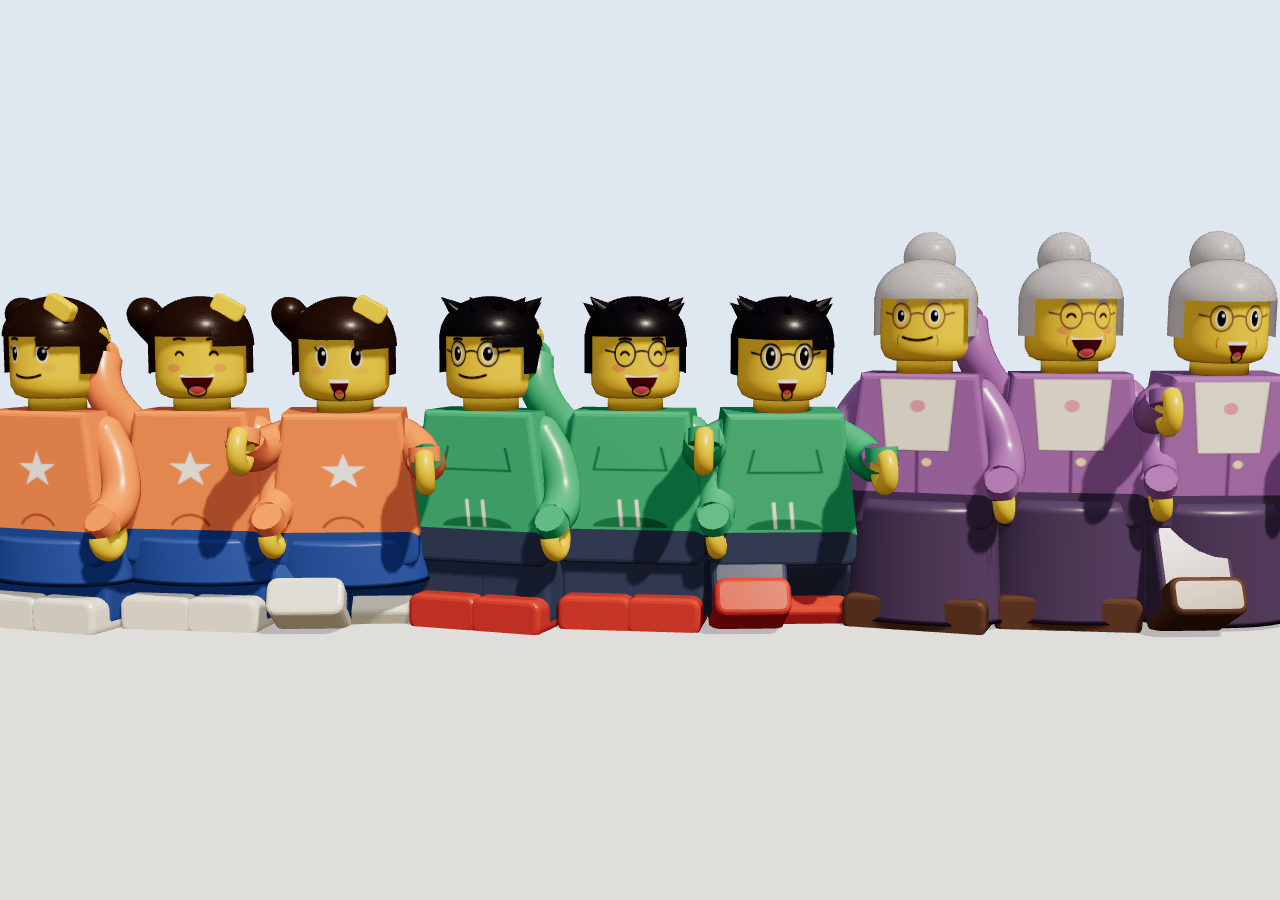
<file: figs.html>
<!doctype html><html lang="zh-Hant"><head><meta charset="utf-8"><meta name="viewport" content="width=device-width, initial-scale=1">
<title>積木小鎮・角色</title><style>body{margin:0;background:#20242c}canvas{display:block;width:100vw;height:100vh}</style></head><body>
<script type="module">
// the cast as minifigures, in a few poses, under studio light
import * as THREE from './lib/three.module.min.js';
import { makeFig } from './js/minifig.js';
import { SERIES } from './series/neighbours/series.js';
const R = new THREE.WebGLRenderer({ antialias: true, preserveDrawingBuffer: true }); R.setPixelRatio(Math.min(2, devicePixelRatio)); R.setSize(innerWidth, innerHeight); R.shadowMap.enabled = true; R.shadowMap.type = THREE.PCFSoftShadowMap;
R.toneMapping = THREE.ACESFilmicToneMapping; R.outputColorSpace = THREE.SRGBColorSpace; document.body.appendChild(R.domElement);
const scene = new THREE.Scene(); scene.background = new THREE.Color('#dfe8f0');
scene.add(new THREE.HemisphereLight('#ffffff', '#b8a890', 1.4)); const sun = new THREE.DirectionalLight('#fff4e0', 2.6); sun.position.set(3, 6, 5); sun.castShadow = true; sun.shadow.mapSize.set(2048, 2048); Object.assign(sun.shadow.camera, { left: -4, right: 4, top: 4, bottom: -4 }); scene.add(sun);
const floor = new THREE.Mesh(new THREE.PlaneGeometry(20, 20), new THREE.MeshStandardMaterial({ color: '#f2f2ee', roughness: 0.9 })); floor.rotation.x = -Math.PI / 2; floor.receiveShadow = true; scene.add(floor);
const ids = Object.keys(SERIES.cast).filter((k) => SERIES.cast[k].kind !== 'voice'); let x = -2.6;
const poses = [{}, { armR: -2.7, wristR: 0.5, outR: 0.2, head: 0.3 }, { armL: -1.2, armR: -1.4, hipL: 0.5, hipR: -0.5, tilt: 0.05 }];
const faces = [{ mouth: { smile: 0.5 } }, { happy: 1, mouth: { open: 0.7, smile: 1, wide: 0.7 }, blush: 0.6 }, { eyes: 1.3, brow: 1, mouth: { open: 0.6, round: 1, smile: 0 } }];
for (const id of ids) for (let k = 0; k < 3; k++) { const F = makeFig(SERIES.cast[id]); F.pose({ x, z: 0, yaw: -0.35 + k * 0.2, ...poses[k] }); F.face(faces[k]); scene.add(F.root); x += 0.62; }
const cam = new THREE.PerspectiveCamera(30, innerWidth / innerHeight, 0.1, 100); cam.position.set(-0.1, 1.4, 7.2); cam.lookAt(-0.1, 0.75, 0);
R.render(scene, cam); window.DONE = true;
</script></body></html>
</file>
